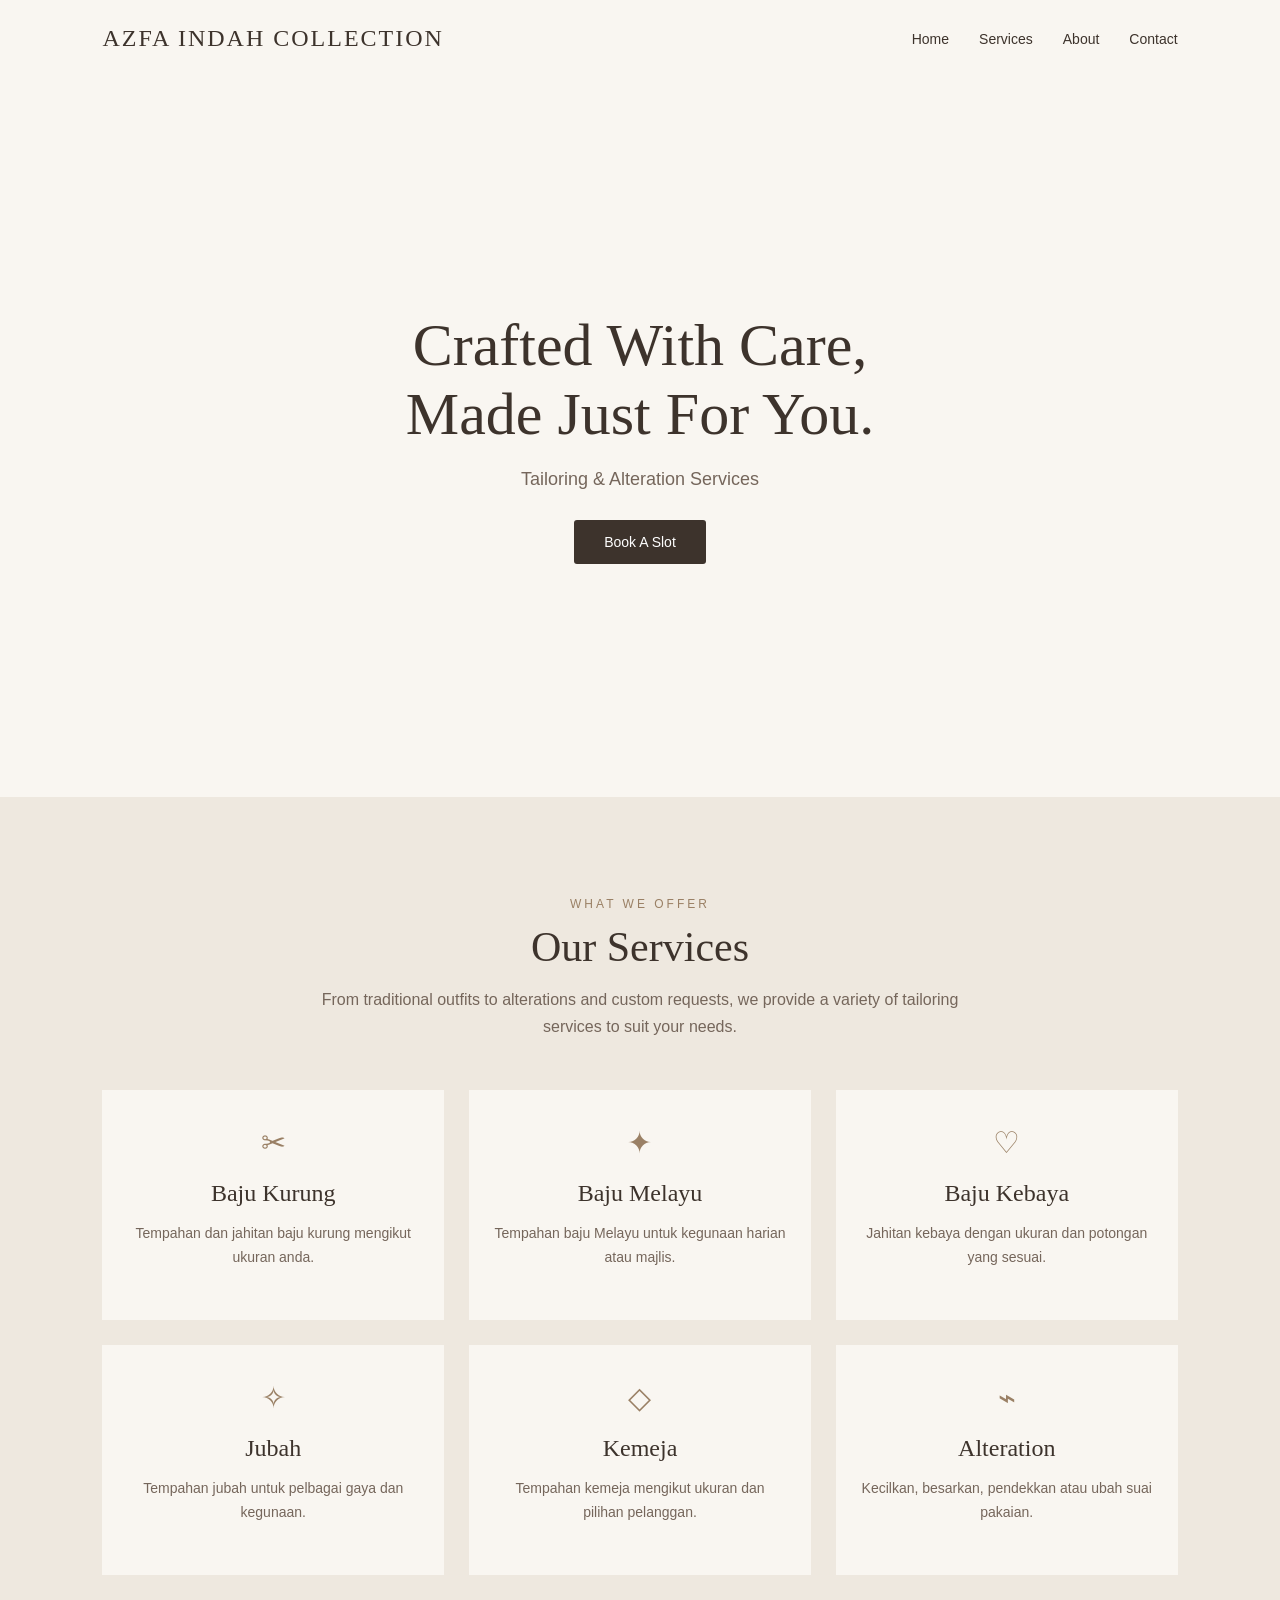
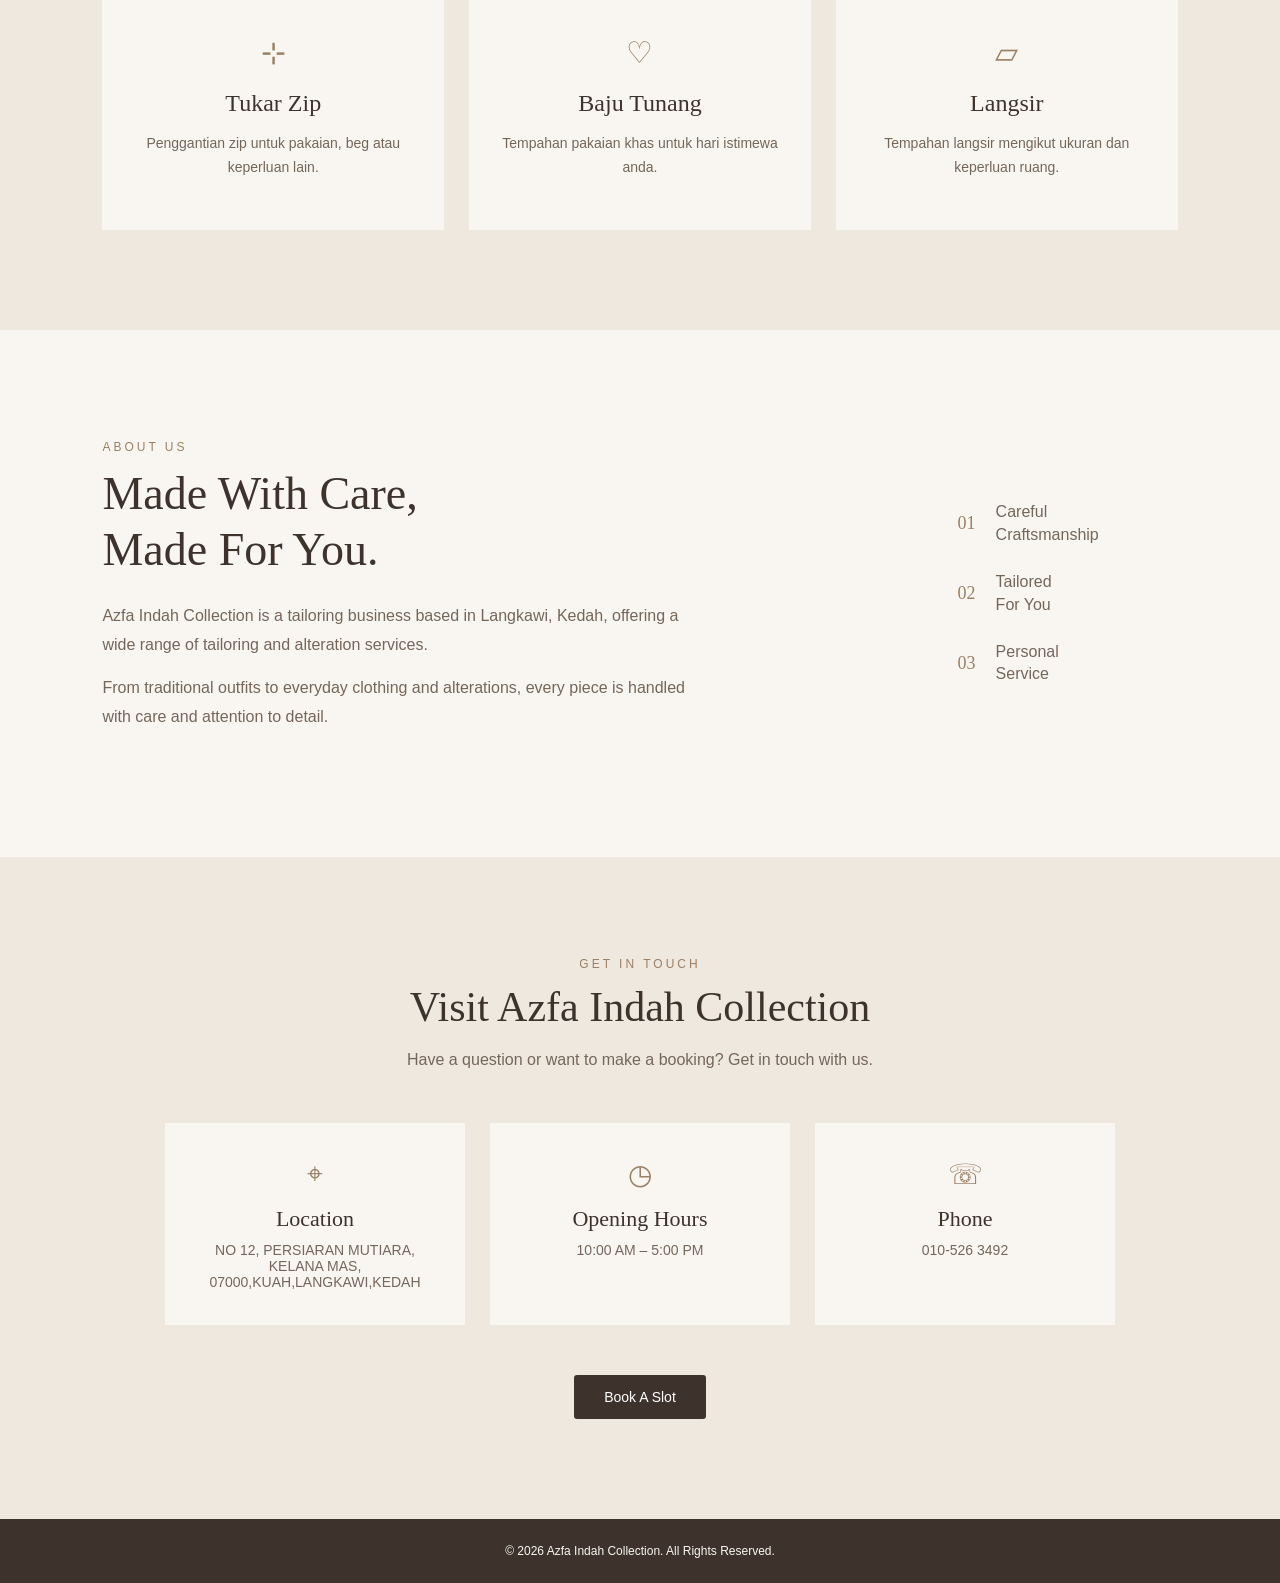
<file: index.html>
<!DOCTYPE html>
<html lang="en">

<head>

    <meta charset="UTF-8">

    <meta name="viewport" content="width=device-width, initial-scale=1.0">

    <title>Azfa Indah Collection</title>

    <link rel="stylesheet" href="style.css">

</head>


<body>


    <!-- Navigation -->

    <header>

        <nav>

    <div class="logo">
        AZFA INDAH COLLECTION
    </div>

    <ul>

        <li>
            <a href="index.html">Home</a>
        </li>

        <li>
            <a href="#services">Services</a>
        </li>

        <li>
            <a href="#about">About</a>
        </li>

        <li>
            <a href="#contact">Contact</a>
        </li>

    </ul>

</nav>

    </header>



    <!-- Hero Section -->

    <section class="hero">

        <div class="hero-content">

            <h1>
                Crafted With Care,<br>
                Made Just For You.
            </h1>


            <p>
                Tailoring & Alteration Services
            </p>


            <a href="booking.html" class="btn">
                Book A Slot
            </a>
            

        </div>

    </section>
    <!-- Services Section -->

<!-- Services Section -->

<section class="services" id="services">

    <div class="section-title">

        <p class="small-title">WHAT WE OFFER</p>

        <h2>Our Services</h2>

        <p>
            From traditional outfits to alterations and custom
            requests, we provide a variety of tailoring services
            to suit your needs.
        </p>

    </div>


    <div class="service-container">


        <!-- Baju Kurung -->

        <div class="service-card">

            <div class="service-icon">✂</div>

            <h3>Baju Kurung</h3>

            <p>
                Tempahan dan jahitan baju kurung
                mengikut ukuran anda.
            </p>

        </div>


        <!-- Baju Melayu -->

        <div class="service-card">

            <div class="service-icon">✦</div>

            <h3>Baju Melayu</h3>

            <p>
                Tempahan baju Melayu untuk
                kegunaan harian atau majlis.
            </p>

        </div>


        <!-- Baju Kebaya -->

        <div class="service-card">

            <div class="service-icon">♡</div>

            <h3>Baju Kebaya</h3>

            <p>
                Jahitan kebaya dengan ukuran
                dan potongan yang sesuai.
            </p>

        </div>


        <!-- Jubah -->

        <div class="service-card">

            <div class="service-icon">✧</div>

            <h3>Jubah</h3>

            <p>
                Tempahan jubah untuk pelbagai
                gaya dan kegunaan.
            </p>

        </div>


        <!-- Kemeja -->

        <div class="service-card">

            <div class="service-icon">◇</div>

            <h3>Kemeja</h3>

            <p>
                Tempahan kemeja mengikut
                ukuran dan pilihan pelanggan.
            </p>

        </div>


        <!-- Alteration -->

        <div class="service-card">

            <div class="service-icon">⌁</div>

            <h3>Alteration</h3>

            <p>
                Kecilkan, besarkan, pendekkan
                atau ubah suai pakaian.
            </p>

        </div>


        <!-- Tukar Zip -->

        <div class="service-card">

            <div class="service-icon">⊹</div>

            <h3>Tukar Zip</h3>

            <p>
                Penggantian zip untuk pakaian,
                beg atau keperluan lain.
            </p>

        </div>


        <!-- Baju Tunang -->

        <div class="service-card">

            <div class="service-icon">♡</div>

            <h3>Baju Tunang</h3>

            <p>
                Tempahan pakaian khas untuk
                hari istimewa anda.
            </p>

        </div>


        <!-- Langsir -->

        <div class="service-card">

            <div class="service-icon">▱</div>

            <h3>Langsir</h3>

            <p>
                Tempahan langsir mengikut
                ukuran dan keperluan ruang.
            </p>

        </div>


    </div>

</section>
<!-- About Section -->

<section class="about" id="about">

    <div class="about-content">

        <div class="about-text">

            <p class="small-title">ABOUT US</p>

            <h2>Made With Care,<br>Made For You.</h2>

            <p>
                Azfa Indah Collection is a tailoring business
                based in Langkawi, Kedah, offering a wide range
                of tailoring and alteration services.
            </p>

            <p>
                From traditional outfits to everyday clothing
                and alterations, every piece is handled with
                care and attention to detail.
            </p>

        </div>


        <div class="about-highlight">

            <div>
                <span>01</span>
                <p>Careful<br>Craftsmanship</p>
            </div>

            <div>
                <span>02</span>
                <p>Tailored<br>For You</p>
            </div>

            <div>
                <span>03</span>
                <p>Personal<br>Service</p>
            </div>

        </div>

    </div>

</section>



<!-- Contact Section -->

<section class="contact" id="contact">

    <div class="section-title">

        <p class="small-title">GET IN TOUCH</p>

        <h2>Visit Azfa Indah Collection</h2>

        <p>
            Have a question or want to make a booking?
            Get in touch with us.
        </p>

    </div>


    <div class="contact-container">


        <div class="contact-card">

            <span class="contact-icon">⌖</span>

            <h3>Location</h3>

            <p>
                NO 12, PERSIARAN MUTIARA, KELANA MAS, 07000,KUAH,LANGKAWI,KEDAH
            </p>

        </div>


        <div class="contact-card">

            <span class="contact-icon">◷</span>

            <h3>Opening Hours</h3>

            <p>
                10:00 AM – 5:00 PM
            </p>

        </div>


        <div class="contact-card">

            <span class="contact-icon">☏</span>

            <h3>Phone</h3>

            <p>
                010-526 3492
            </p>

        </div>


    </div>


<div class="contact-button">

    <div class="hero-buttons">

        <a href="booking.html" class="btn">
            Book A Slot
        </a>

        

    </div>

</div>
   

</section>



<!-- Footer -->

<footer>

    <p>
        © 2026 Azfa Indah Collection. All Rights Reserved.
    </p>

</footer>


</body>

</html>
</file>
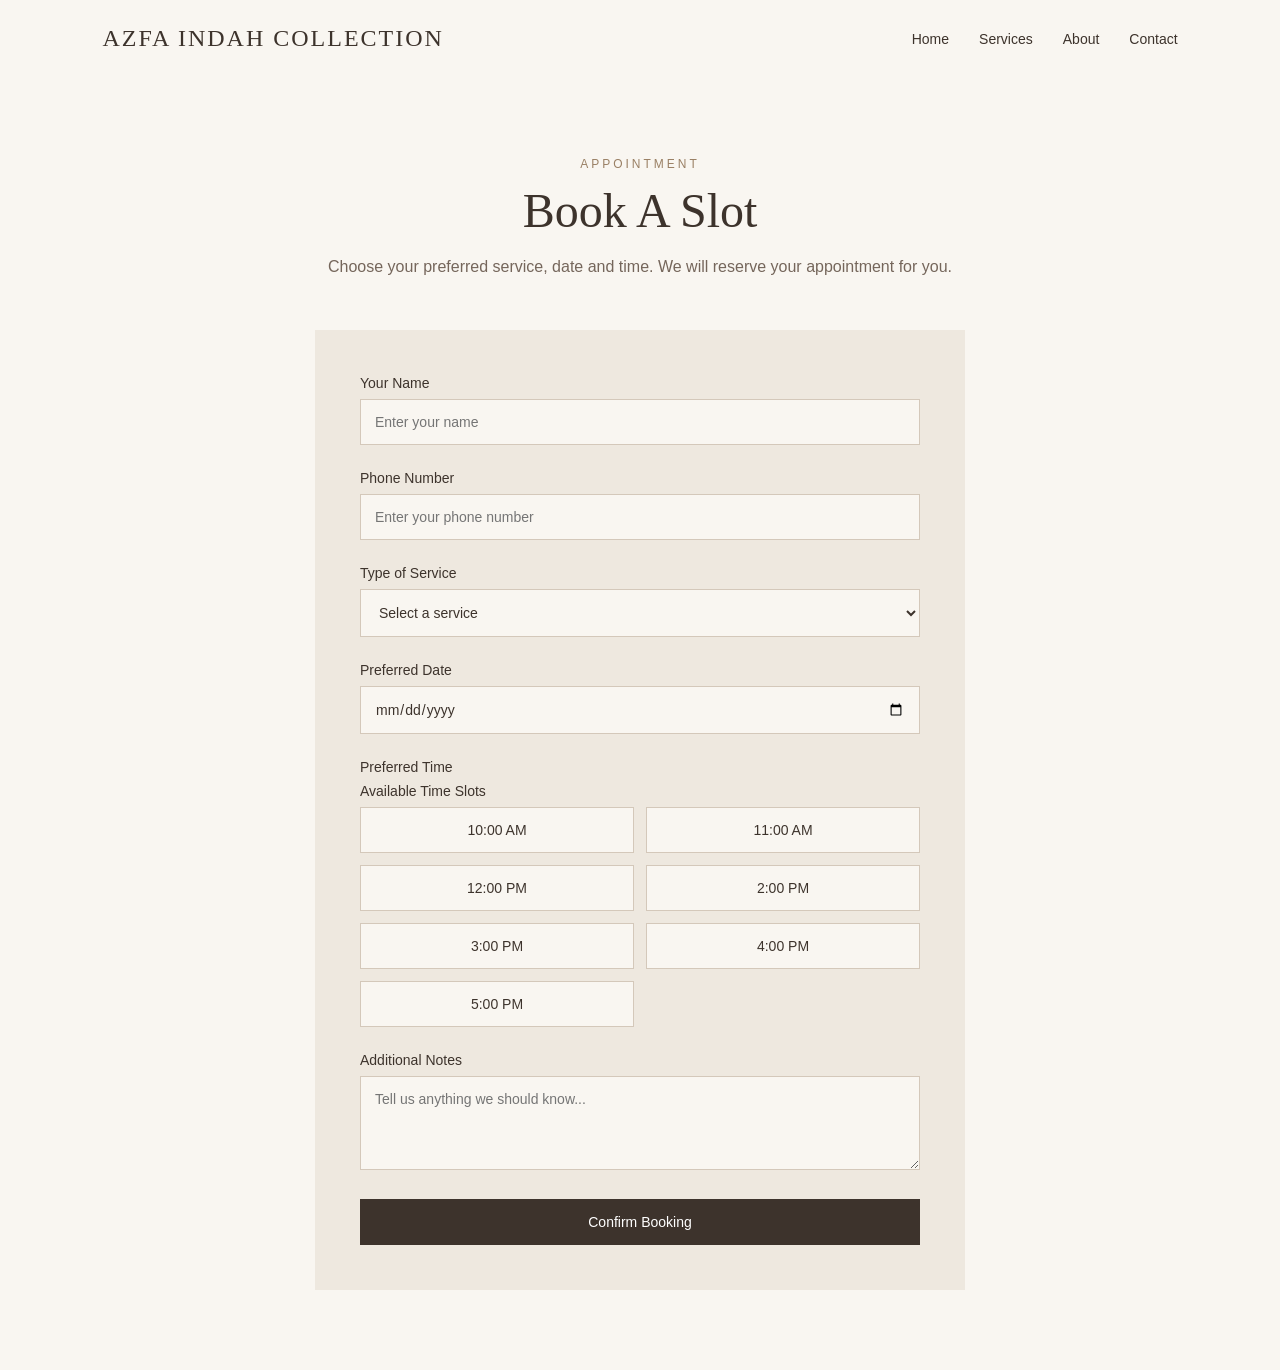
<file: booking.html>
<!DOCTYPE html>
<html lang="en">

<head>

    <meta charset="UTF-8">

    <meta name="viewport" content="width=device-width, initial-scale=1.0">

    <title>Book A Slot | Azfa Indah Collection</title>

    <link rel="stylesheet" href="style.css">

</head>


<body>


    <!-- Navigation -->

    <header>

        <nav>

            <div class="logo">
                AZFA INDAH COLLECTION
            </div>

            <ul>

                <li>
                    <a href="index.html">Home</a>
                </li>

                <li>
                    <a href="index.html#services">Services</a>
                </li>

                <li>
                    <a href="index.html#about">About</a>
                </li>

                <li>
                    <a href="index.html#contact">Contact</a>
                </li>

            </ul>

        </nav>

    </header>



    <!-- Booking Section -->

    <section class="booking-section">

        <div class="booking-title">

            <p class="small-title">APPOINTMENT</p>

            <h1>Book A Slot</h1>
            

            <p>
                Choose your preferred service, date and time.
                We will reserve your appointment for you.
            </p>

        </div>


        <div class="booking-container">


           <form id="bookingForm" action="save_booking.php" method="POST">


                <!-- Name -->

                <div class="form-group">

                    <label for="name">
                        Your Name
                    </label>

                    <input
                        type="text"
                        id="name"
                        name="name"
                        placeholder="Enter your name"
                        required
                    >

                </div>



                <!-- Phone -->

                <div class="form-group">

                    <label for="phone">
                        Phone Number
                    </label>

                    <input
    type="tel"
    id="phone"
    name="phone"
    placeholder="Enter your phone number"
    inputmode="numeric"
    pattern="[0-9]{10,11}"
    maxlength="11"
    required
>

                </div>



                <!-- Service -->

                <div class="form-group">

                    <label for="service">
                        Type of Service
                    </label>

                    <select id="service" name="service" required>

                <option value="">
                    Select a service
                </option>

                <option value="Baju Kurung">
                    Baju Kurung
                </option>

                <option value="Baju Melayu">
                    Baju Melayu
                 </option>

                <option value="Baju Kebaya">
                    Baju Kebaya
                </option>

                <option value="Jubah">
                    Jubah
                </option>

                <option value="Kemeja">
                    Kemeja
                </option>

                <option value="Alter">
                    Alteration
                </option>

                <option value="Tukar Zip">
                    Tukar Zip
                </option>

                <option value="Baju Tunang">
                    Baju Tunang
                </option>

                <option value="Langsir">
                    Langsir
                </option>

            </select>

                </div>



                <!-- Date -->

                <div class="form-group">

                    <label for="date">
                        Preferred Date
                    </label>

                    <input
    type="date"
    id="date"
    name="booking_date"
    min=""
    required
>

                </div>



                <!-- Time -->

                <div class="form-group">

                    <label for="time">
                        Preferred Time
                    </label>

                    <div class="form-group">

    <label>
        Available Time Slots
    </label>

    <div id="timeSlots" class="time-slots">

        <button type="button" class="time-slot" data-time="10:00 AM">
            10:00 AM
        </button>

        <button type="button" class="time-slot" data-time="11:00 AM">
            11:00 AM
        </button>

        <button type="button" class="time-slot" data-time="12:00 PM">
            12:00 PM
        </button>

        <button type="button" class="time-slot" data-time="2:00 PM">
            2:00 PM
        </button>

        <button type="button" class="time-slot" data-time="3:00 PM">
            3:00 PM
        </button>

        <button type="button" class="time-slot" data-time="4:00 PM">
            4:00 PM
        </button>

        <button type="button" class="time-slot" data-time="5:00 PM">
            5:00 PM
        </button>

    </div>

    <input type="hidden" id="time" name="booking_time" required>

</div>

                </div>



                <!-- Notes -->

                <div class="form-group">

                    <label for="notes">
                        Additional Notes
                    </label>

                    <textarea
    id="notes"
    name="notes"
    rows="4"
    placeholder="Tell us anything we should know..."
></textarea>

                </div>



                <!-- Submit -->

                <button
                    type="submit"
                    class="booking-btn"
                >
                    Confirm Booking
                </button>


            </form>


        </div>

    </section>


    <script src="scripts.js"></script>

</body>

</html>
</file>
<file: style.css>
/* ===== GENERAL ===== */

* {
    margin: 0;
    padding: 0;
    box-sizing: border-box;
}

body {
    font-family: Arial, sans-serif;
    background-color: #f9f6f1;
    color: #3d332c;
}


/* ===== NAVIGATION ===== */

nav {
    display: flex;
    justify-content: space-between;
    align-items: center;
    padding: 25px 8%;
    background-color: #f9f6f1;
}

.logo {
    font-family: Georgia, serif;
    font-size: 24px;
    letter-spacing: 2px;
}

nav ul {
    display: flex;
    list-style: none;
    gap: 30px;
}

nav ul li a {
    text-decoration: none;
    color: #3d332c;
    font-size: 14px;
}

nav ul li a:hover {
    color: #9a8065;
}


/* ===== HERO ===== */

.hero {
    min-height: 80vh;
    display: flex;
    justify-content: center;
    align-items: center;
    text-align: center;
    padding: 50px 20px;
}

.hero-content {
    max-width: 800px;
}

.hero h1 {
    font-family: Georgia, serif;
    font-size: 60px;
    font-weight: normal;
    margin-bottom: 20px;
}

.hero p {
    font-size: 18px;
    margin-bottom: 30px;
    color: #75665b;
}


/* ===== BUTTON ===== */

.btn {
    display: inline-block;
    padding: 14px 30px;
    background-color: #3d332c;
    color: white;
    text-decoration: none;
    border-radius: 3px;
    font-size: 14px;
}

.btn:hover {
    background-color: #6b5849;
}

/* ===== SERVICES ===== */

.services {
    padding: 100px 8%;
    background-color: #eee8df;
    text-align: center;
}

.section-title {
    max-width: 650px;
    margin: 0 auto 50px;
}

.small-title {
    font-size: 12px;
    letter-spacing: 3px;
    color: #9a8065;
    margin-bottom: 12px;
}

.section-title h2 {
    font-family: Georgia, serif;
    font-size: 42px;
    font-weight: normal;
    margin-bottom: 15px;
}

.section-title > p:last-child {
    color: #75665b;
    line-height: 1.7;
}


/* ===== SERVICE CARDS ===== */

.service-container {
    display: grid;
    grid-template-columns: repeat(3, 1fr);
    gap: 25px;
    max-width: 1100px;
    margin: auto;
}

.service-card {
    background-color: #f9f6f1;
    padding: 35px 25px;
    min-height: 230px;
    transition: 0.3s;
}

.service-card:hover {
    transform: translateY(-5px);
}

.service-icon {
    font-size: 30px;
    margin-bottom: 20px;
    color: #9a8065;
}

.service-card h3 {
    font-family: Georgia, serif;
    font-size: 24px;
    font-weight: normal;
    margin-bottom: 15px;
}

.service-card p {
    color: #75665b;
    line-height: 1.7;
    font-size: 14px;
}

/* ===== BOOKING PAGE ===== */

.booking-section {
    min-height: 90vh;
    padding: 80px 20px;
    background-color: #f9f6f1;
}

.booking-title {
    text-align: center;
    max-width: 650px;
    margin: 0 auto 50px;
}

.booking-title h1 {
    font-family: Georgia, serif;
    font-size: 48px;
    font-weight: normal;
    margin-bottom: 15px;
}

.booking-title > p:last-child {
    color: #75665b;
    line-height: 1.7;
}


.booking-container {
    max-width: 650px;
    margin: auto;
    background-color: #eee8df;
    padding: 45px;
}


.form-group {
    margin-bottom: 25px;
}


.form-group label {
    display: block;
    margin-bottom: 8px;
    font-size: 14px;
    color: #3d332c;
}


.form-group input,
.form-group select,
.form-group textarea {
    width: 100%;
    padding: 14px;
    border: 1px solid #d4c8ba;
    background-color: #f9f6f1;
    color: #3d332c;
    font-family: Arial, sans-serif;
    font-size: 14px;
}


.form-group textarea {
    resize: vertical;
}


.form-group input:focus,
.form-group select:focus,
.form-group textarea:focus {
    outline: none;
    border-color: #9a8065;
}


.booking-btn {
    width: 100%;
    padding: 15px;
    border: none;
    background-color: #3d332c;
    color: white;
    font-size: 14px;
    cursor: pointer;
    transition: 0.3s;
}


.booking-btn:hover {
    background-color: #6b5849;
}

/* ===== TIME SLOTS ===== */
.time-slot.booked {
    background-color: #e8e4e0;
    color: #999;
    border-color: #d5d0ca;
    cursor: not-allowed;
    position: relative;
}

.time-slot.booked::after {
    content: "BOOKED";
    display: block;
    font-size: 10px;
    margin-top: 3px;
    letter-spacing: 0.5px;
}

.time-slot.booked:hover {
    transform: none;
}

.time-slots {
    display: grid;
    grid-template-columns: repeat(2, 1fr);
    gap: 12px;
}

.time-slot {
    padding: 14px;
    border: 1px solid #d4c8ba;
    background-color: #f9f6f1;
    color: #3d332c;
    cursor: pointer;
    font-size: 14px;
    transition: 0.3s;
}

.time-slot:hover {
    border-color: #9a8065;
}

.time-slot.selected {
    background-color: #3d332c;
    color: white;
}

.time-slot.booked {
    background-color: #ddd5cc;
    color: #999;
    cursor: not-allowed;
    text-decoration: line-through;
}

/* ===== ABOUT ===== */

.about {
    padding: 110px 8%;
    background-color: #f9f6f1;
}

.about-content {
    max-width: 1100px;
    margin: auto;
    display: flex;
    justify-content: space-between;
    align-items: center;
    gap: 80px;
}

.about-text {
    max-width: 600px;
}

.about-text h2 {
    font-family: Georgia, serif;
    font-size: 46px;
    font-weight: normal;
    line-height: 1.2;
    margin-bottom: 25px;
}

.about-text p:not(.small-title) {
    color: #75665b;
    line-height: 1.8;
    margin-bottom: 15px;
}

.about-highlight {
    display: flex;
    flex-direction: column;
    gap: 25px;
    min-width: 220px;
}

.about-highlight div {
    display: flex;
    align-items: center;
    gap: 20px;
}

.about-highlight span {
    font-family: Georgia, serif;
    font-size: 18px;
    color: #9a8065;
}

.about-highlight p {
    color: #75665b;
    line-height: 1.4;
}


/* ===== CONTACT ===== */

.contact {
    padding: 100px 8%;
    background-color: #eee8df;
    text-align: center;
}

.contact-container {
    max-width: 1000px;
    margin: 50px auto;
    display: flex;
    justify-content: center;
    gap: 25px;
}

.contact-card {
    background-color: #f9f6f1;
    padding: 35px 25px;
    width: 30%;
}

.contact-icon {
    display: block;
    font-size: 28px;
    color: #9a8065;
    margin-bottom: 15px;
}

.contact-card h3 {
    font-family: Georgia, serif;
    font-size: 22px;
    font-weight: normal;
    margin-bottom: 10px;
}

.contact-card p {
    color: #75665b;
    font-size: 14px;
}

.contact-button {
    margin-top: 20px;
}


/* ===== FOOTER ===== */

footer {
    padding: 25px;
    background-color: #3d332c;
    color: #f9f6f1;
    text-align: center;
    font-size: 12px;
}

/* ===== MOBILE RESPONSIVE ===== */

@media (max-width: 768px) {

    /* Navigation */

    nav {
        padding: 20px 6%;
        flex-direction: column;
        gap: 20px;
    }

    nav ul {
        gap: 15px;
        flex-wrap: wrap;
        justify-content: center;
    }

    nav ul li a {
        font-size: 13px;
    }


    /* Hero */

    .hero {
        min-height: 70vh;
        padding: 40px 20px;
    }

    .hero h1 {
        font-size: 40px;
    }

    .hero p {
        font-size: 16px;
    }


    /* Services */

    .services {
        padding: 70px 6%;
    }

    .section-title h2 {
        font-size: 36px;
    }

    .service-container {
        grid-template-columns: 1fr;
        gap: 18px;
    }

    .service-card {
        width: 100%;
        min-height: auto;
        padding: 30px 25px;
    }


    /* About */

    .about {
        padding: 70px 6%;
    }

    .about-content {
        flex-direction: column;
        gap: 50px;
        align-items: flex-start;
    }

    .about-text h2 {
        font-size: 38px;
    }

    .about-highlight {
        width: 100%;
    }


    /* Contact */

    .contact {
        padding: 70px 6%;
    }

    .contact-container {
        flex-direction: column;
        gap: 18px;
    }

    .contact-card {
        width: 100%;
    }


    /* Booking */

    .booking-section {
        padding: 60px 6%;
    }

    .booking-title h1 {
        font-size: 38px;
    }

    .booking-container {
        padding: 30px 20px;
    }

    .time-slots {
        grid-template-columns: 1fr;
    }

}
.secondary-btn {
    background: transparent;
    color: #4b3b32;
    border: 1px solid #4b3b32;
}

.secondary-btn:hover {
    background: #4b3b32;
    color: white;
}
.hero-buttons {
    display: flex;
    gap: 15px;
    justify-content: center;
    align-items: center;
    flex-wrap: wrap;
}

.secondary-btn {
    background: transparent;
    color: #4b3b32;
    border: 1px solid #4b3b32;
}

.secondary-btn:hover {
    background: #4b3b32;
    color: white;
}

.search-form {

    display: flex;

    gap: 10px;

    flex-wrap: wrap;

    margin-bottom: 25px;
}


.search-form input {

    padding: 11px 13px;

    border: 1px solid #ddd;

    border-radius: 7px;

    font-size: 14px;
}


.search-form button {

    border: none;

    background: #4b3b32;

    color: white;

    padding: 11px 20px;

    border-radius: 7px;

    cursor: pointer;
}


.clear-btn {

    display: inline-flex;

    align-items: center;

    padding: 11px 18px;

    border-radius: 7px;

    background: #eee;

    color: #555;

    text-decoration: none;

    font-size: 14px;
}


.search-form button:hover {

    opacity: 0.9;
}

/* ===== ADMIN STATISTICS ===== */

.stats {
    max-width: 1100px;
    margin: 0 auto 35px;
    display: grid;
    grid-template-columns: repeat(3, 1fr);
    gap: 20px;
}

.stat-card {
    background-color: #f9f6f1;
    padding: 25px;
    border: 1px solid #e2d8cd;
    border-radius: 8px;
}

.stat-card span {
    display: block;
    font-size: 12px;
    letter-spacing: 1.5px;
    color: #9a8065;
    margin-bottom: 10px;
}

.stat-card h2 {
    font-family: Georgia, serif;
    font-size: 38px;
    font-weight: normal;
    color: #3d332c;
    margin-bottom: 5px;
}

.stat-card p {
    margin: 0;
    color: #75665b;
    font-size: 13px;
}


/* ===== ADMIN MOBILE ===== */

@media (max-width: 768px) {

    .stats {
        grid-template-columns: 1fr;
        gap: 15px;
    }

}
</file>
